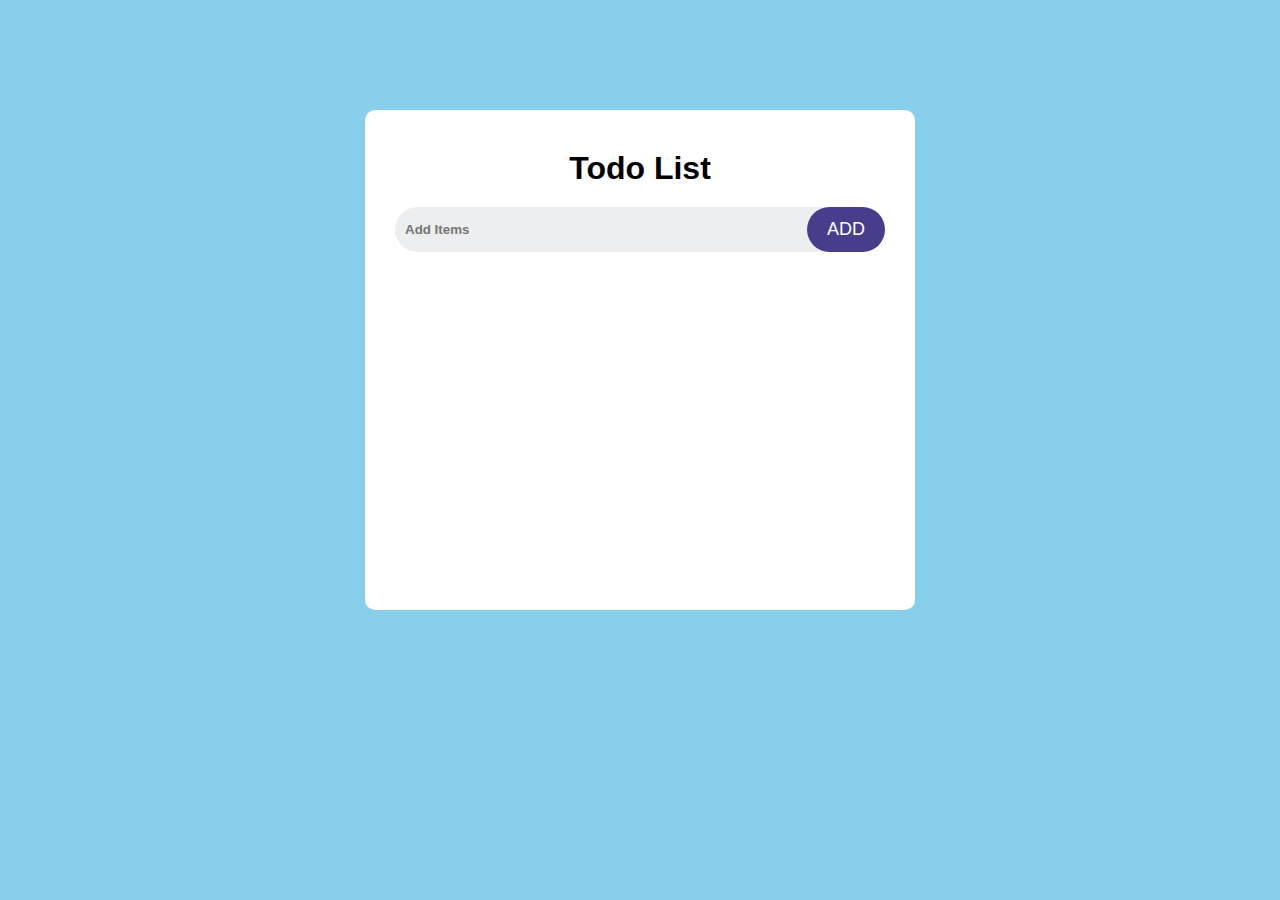
<file: Task4/index.html>
<!DOCTYPE html>
<html>
<head>
	<meta charset="utf-8">
	<meta name="viewport" content="width=device-width, initial-scale=1">
	<title>TODO LIST</title>
	<link rel="stylesheet" type="text/css" href="style.css">
	
</head>
<body>
	<div class="container">
		<div class="todo-app">
		<h1>Todo List</h1>
			<form class="rows" onsubmit="addTask()">
			<input type="text" id="input-box" placeholder="Add Items" >
			<button class="btn btn-primary" type="submit">ADD</button>
		</form>
		
		<ul id="lists"></ul>			
		</div>
		
	</div>
<script type="text/javascript" src="script.js"></script>
</body>
</html>
</file>
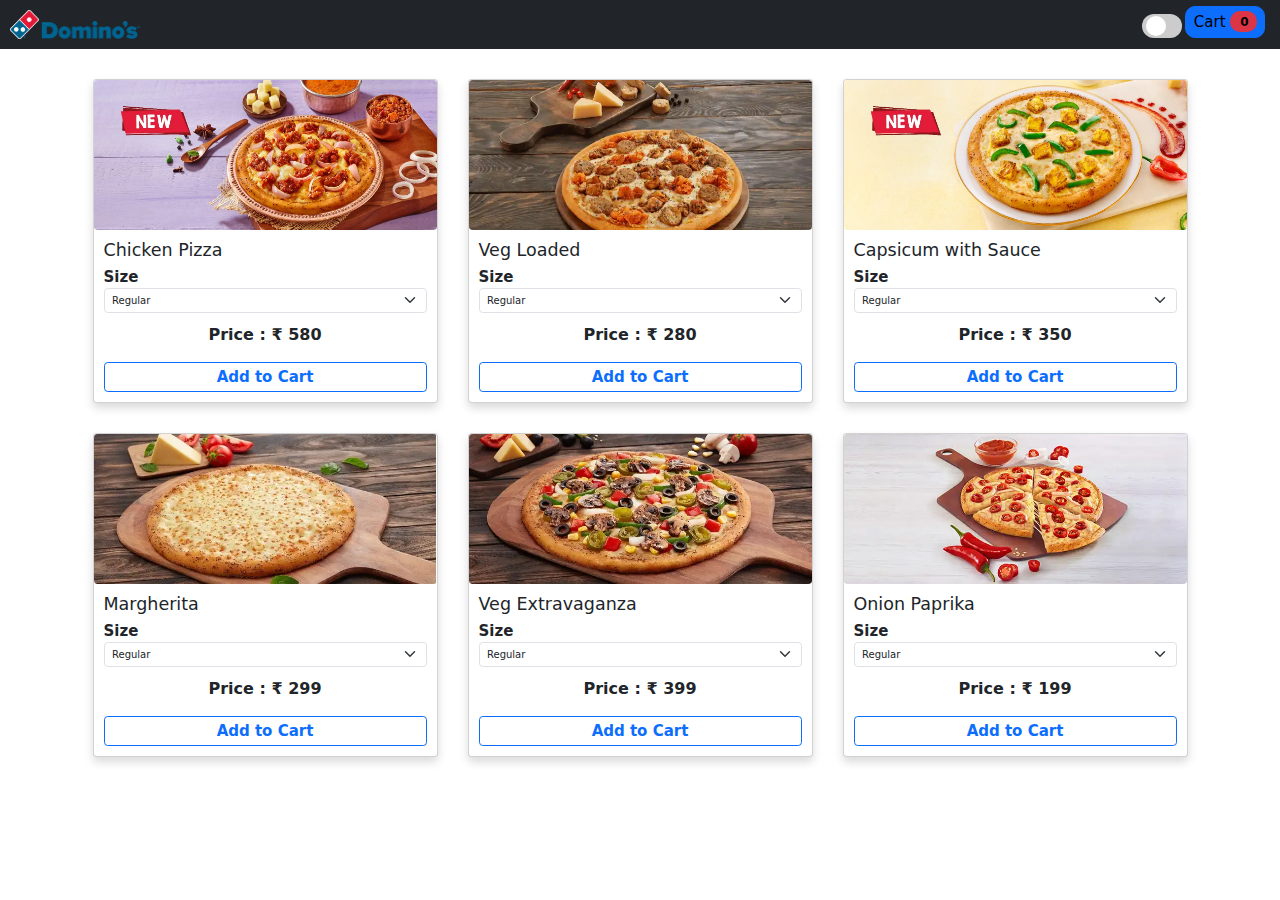
<file: Task5-cart feature/index.html>
<!DOCTYPE html>
<html lang="en" >

<head>
	<title>Shoping Cart</title>
	<meta charset="utf-8">
	<meta name="viewport" content="width=device-width, initial-scale=1">
	<link rel="stylesheet" href="https://cdnjs.cloudflare.com/ajax/libs/font-awesome/6.4.2/css/all.min.css"
		integrity="sha512-z3gLpd7yknf1YoNbCzqRKc4qyor8gaKU1qmn+CShxbuBusANI9QpRohGBreCFkKxLhei6S9CQXFEbbKuqLg0DA=="
		crossorigin="anonymous" referrerpolicy="no-referrer" />
	<link rel="stylesheet" href="https://maxcdn.bootstrapcdn.com/bootstrap/3.4.1/css/bootstrap.min.css">
	<link href="https://cdn.jsdelivr.net/npm/bootstrap@5.3.1/dist/css/bootstrap.min.css" rel="stylesheet">
	<script src="https://cdn.jsdelivr.net/npm/bootstrap@5.3.1/dist/js/bootstrap.bundle.min.js"></script>
	<link rel="stylesheet" href="style.css">
</head>

<body>

	<nav class="bg-dark d-flex justify-content-between align-items-center"
		style="top: 0px; position: sticky; width: 100%; background: black; z-index:1">
		<img style="padding: 10px;" width="150px" src="dominos.png" alt="Dominos">
		<div class="offcanvas offcanvas-end" id="demo">
			<div class="offcanvas-header">
				<h1 class="offcanvas-title">Card Items</h1>
				<button style="font-size: 2rem;" type="button" class="btn-close" data-bs-dismiss="offcanvas"></button>
			</div>


			<ul id="listCard" style="left: 5px;"></ul>
			
			<div id="checkout" class="w-100 d-flex align-items-center justify-content-between ">
				<button id="placeOrder" onclick="placeOrder()" type="button" class="btn btn-primary rounded-3">
					Place Order
				  </button>
 
  <div id="total"> 0</div>
			</div>
		</div>


		<div class="text-light" style="padding-right: 15px;">
			<label class="switch" id="isDark">
				<input id="myCheck" type="checkbox" onclick="myFunc()">
				<span class="slider round"></span>
			  </label>
			<button class="btn btn-primary rounded-4"style="color: black; font-size: 15px;" type="button" data-bs-toggle="offcanvas" data-bs-target="#demo">
				 Cart
				<span class="badge bg-danger rounded-4" style="color: black; font-size: 12px; padding-left: 10px;" id="quantity">0</span>
			</button>
			
		</div>
	</nav>

	<!-- ITEMs -->

	<div class="container  align-items-center pt-5" id="list">

	</div>


	<script src="script.js"></script>
</body>

</html>
</file>
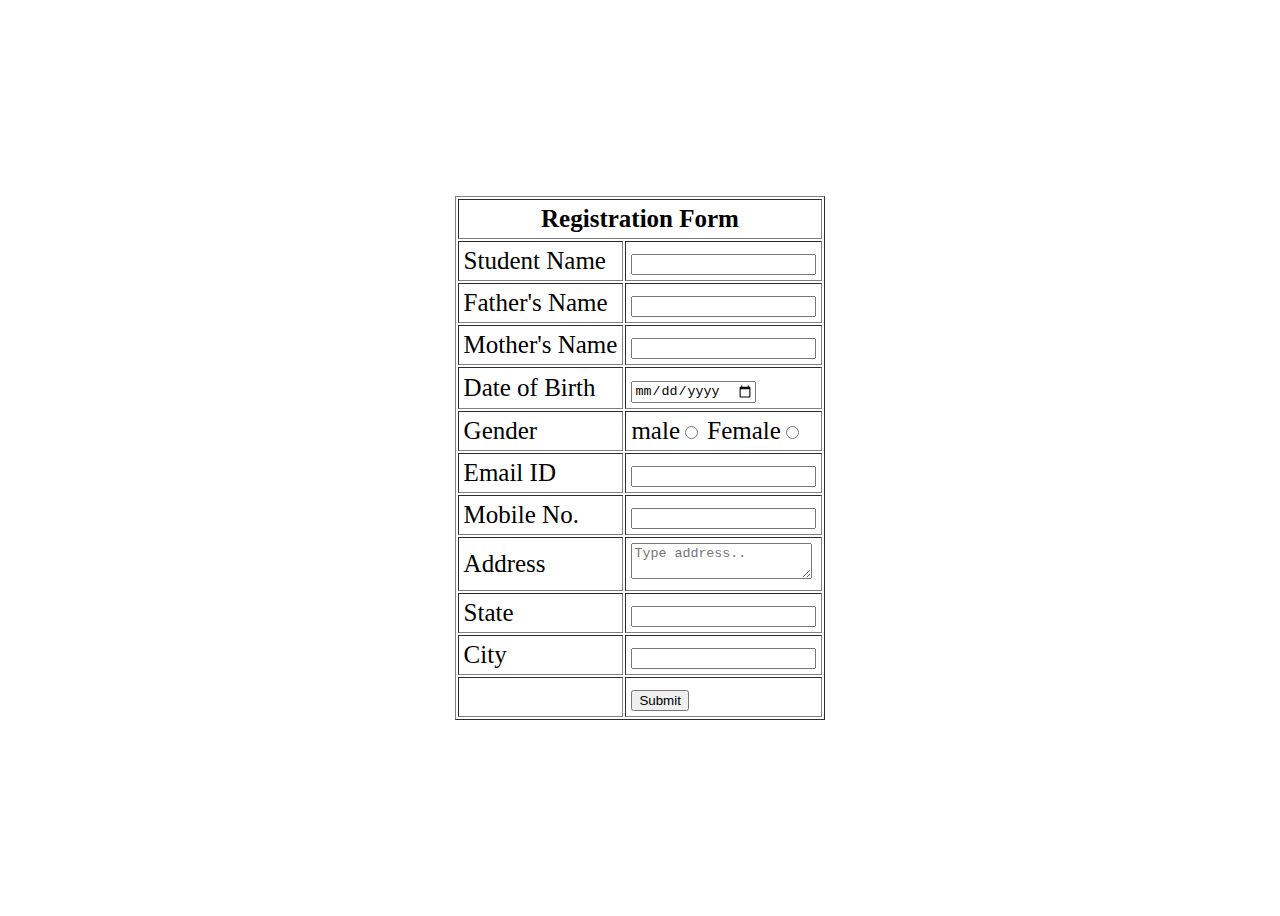
<file: Task1.html>
<!DOCTYPE html>
<html>
<head>
  <title>HTML Form</title>
</head>
<style type="text/css">
	table tr td, th{
		padding: 5px;
	}
	.container{
		width: 100%;
		align-items: center;
		justify-content: center;
		display: flex;
	  font-size: 25px;
	  height: 100vh;
	}

</style>
<body><div class="container">
	<form action="GET">
	<table border="1">
		<tr><th colspan="2">Registration Form</th></tr>
		<tr>
			<td>Student Name</td>
			<td><input type="text"></td>
		</tr>
		<tr>
			<td>Father's Name</td>
			<td><input type="text"></td>
		</tr>
		<tr>
			<td>Mother's Name</td>
			<td><input type="text"></td>
		</tr>
		<tr>
			<td>Date of Birth</td>
			<td><input type="Date"></td>
		</tr>
		<tr>
			<td>Gender</td>
			<td>male<input type="radio" name="gender">
				Female<input type="radio" name="gender">
			</td>
		</tr>
		<tr>
			<td>Email ID</td>
			<td><input type="text"></td>
		</tr>
		<tr>
			<td>Mobile No.</td>
			<td><input type="text"></td>
		</tr>
		<tr>
			<td>Address</td>
			<td><textarea placeholder="Type address.."></textarea></td>
		</tr>
		<tr>
			<td>State</td>
			<td><input type="text"></td>
		</tr>
		<tr>
			<td>City</td>
			<td><input type="text"></td>
		</tr>
		<tr>
			<td></td>
			<td><button type="submit">Submit</button></td>
		</tr>
	</table></form></div>
</body>

</html>
</file>
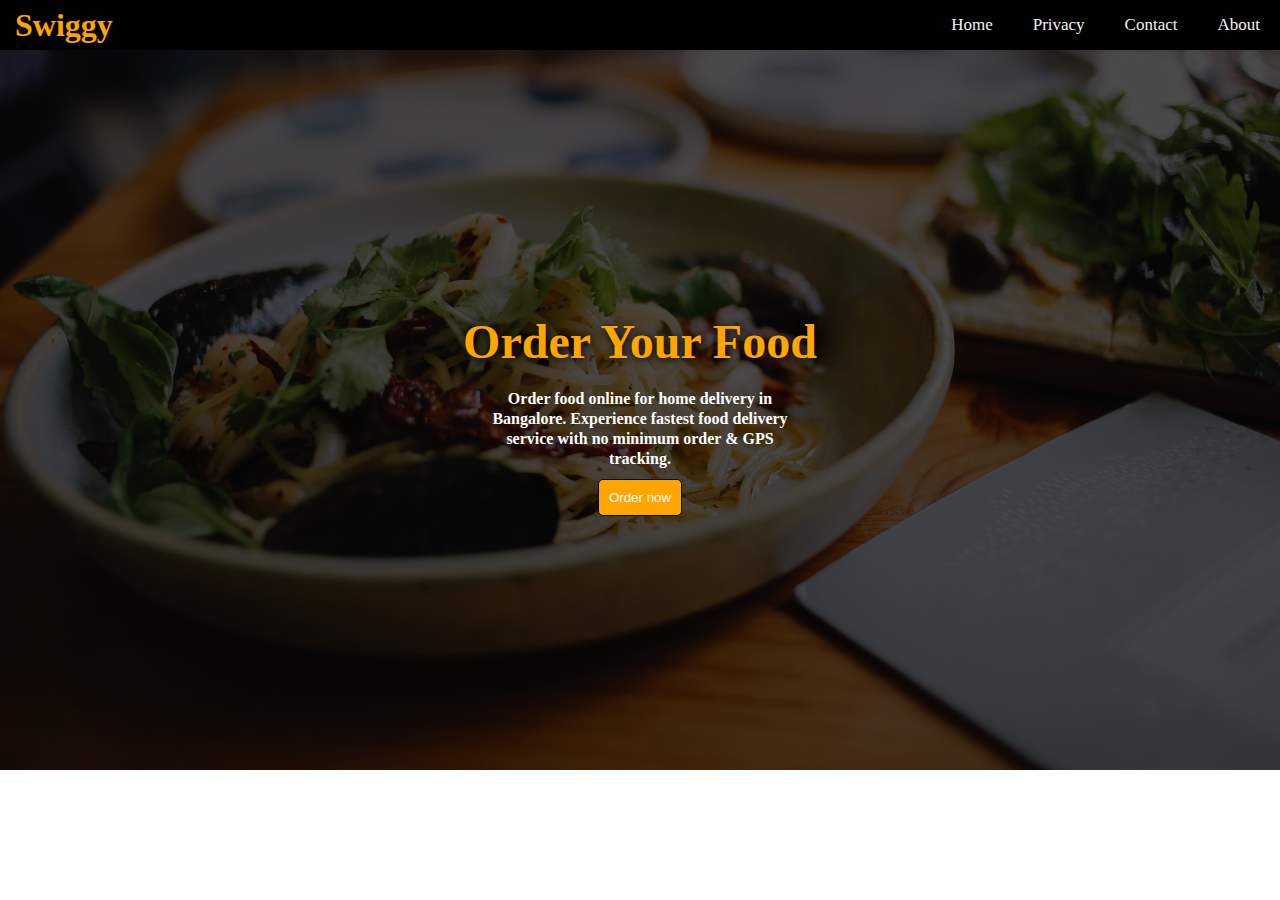
<file: Task2/Task2.html>
<!DOCTYPE html>
<html>
<head>
	<meta charset="utf-8">
	<meta name="viewport" content="width=device-width, initial-scale=1">
	<title></title>
</head>
<style type="text/css">
	*{
		padding: 0px;
		margin: 0px;
		box-sizing: border-box;
	}
	.nav{
		display: flex;
		background: black;
		flex-direction: row;
		width: 100%;	
		align-items:center ;
		justify-content: space-between;
	}
		.logo{
			color:orange ;
			padding-left: 15px;
		}
		li{
			padding: 5px;
			list-style-type: none;
			float: left;
		}
		li a{
			font-family: cursive;
			float: left;
			display: block;
			color: #f2f2f2;
			text-align: center;
			padding: 10px 15px;
			text-decoration: none;
			font-size: 17px;
		}
		li a:hover{
			color: black;
			 background-color: #ddd;
		}
		.links{
		}
		 .content {
		 	background: url(img.jpg);
  width: 100%;
  height: 80vh;
  background-position: center;
  background-size: cover;
  background-repeat: no-repeat;
  display: flex;
  justify-content: center;
  flex-direction: column;
   align-items: center;
   position: relative;
  
}
.content::before {
    content: "";
    position: absolute;
    top: 0px;
    right: 0px;
    bottom: 0px;
    left: 0px;
    background-color: rgba(0,0,0,0.70);
}

.content h1{
	color: orange;
	text-shadow: 1px 1px 9px black;
	font-size: 3rem;
	padding: 10px;	
	border-radius: 9px;
	   position: relative;

}

.content p{
	width: 350px;
	color: white;
	padding: 10px;
	font-weight: bold;
	line-height: 20px;
	text-align: center;
	   position: relative;

}
.content button{
	padding: 10px;
	color: white;
	background: orange;
	border: none;
	border: 1px solid black;
	   position: relative;

	border-radius: 5px;	
}

.content button:hover{
	color: black;
	background: red;
	cursor: pointer;
}
</style>
<body>
	<div class="nav">
		<div><h1 class="logo">Swiggy</h1></div>
		<div class="links">
			<ul>
				<li><a href="#">Home</a></li>
				<li><a href="#">Privacy</a></li>
				<li><a href="#">Contact</a></li>
				<li><a href="#">About</a></li>
			</ul>
		</div>
	</div>
		<div class="content">
			<h1>Order Your Food</h1>
		<p>Order food online for home delivery in Bangalore. Experience fastest food delivery service with no minimum order & GPS tracking.</p>
		<button>Order now</button>
		</div>

</body>
</html>
</file>
<file: Task4/style.css>
*{
margin: 0;
padding: 0;
font-family: 'poppins', sans-serif;
box-sizing: border-box;
}

.container{
	width: 100%;
	min-height: 100vh;
	background: skyblue;
	padding: 10px;
}

.todo-app{
	width: 100%;
	max-width: 550px;
	background: #fff;
	border-radius: 10px;
	margin: 100px auto 20px;
	padding: 40px 30px 70px;
	height: 500px
}

h1{
	text-align: center;
	margin-bottom: 20px;
}

.rows{
	display: flex;
	align-items: center;
	justify-content: space-between;
	background: #edeef0;
	border-radius: 25px;
	margin-bottom: 50px;

}

input{
	flex: 1;
	border: none;
	outline: none;
	background: transparent;
	padding: 10px;
	font-weight: bolder;
}

button{
	border: none;
	outline: none;
	padding: 12px 20px;
	background: darkslateblue;
	font-size: 18px;
	cursor: pointer;
	border-radius: 40px;
	color: white;
}

ul{
	height: 250px;
	overflow-y: scroll;
	display: flex;
	margin-top: 100px;
	align-items: center;
	flex-direction: column;
}
ul li{
	list-style: none;
	font-size: 16px;
	padding: 10px 8px 12px 50px;
	background: red;
	user-select: none;
	width: 80%;
	border-radius: 20px;
	margin-bottom: 15px;position: relative;
}
ul li::before{
	content: '  ';
	position: absolute;
	height: 20px;
	width: 20px;
	border-radius: 50%;
	background-image: url(images/unchecked.png);
	background-size: cover;
	background-position: center;
	top: 12px;
	left: 8px;
}
ul li.checked{
	background:green;
	text-decoration: line-through;	
}

ul li.checked::before{	background-image: url(images/checked.png);}


ul li span{
	position: absolute;
	right: 0;
	width: 40px;
	top: 0px;
	height: 40px;
	font-size: 40px;
	color: #555;
	line-height: 40px;
	text-align: center;
	border-radius: 5px;
}
ul li span:hover{
	cursor: pointer;
}
</file>
<file: Task5-cart feature/style.css>
#listCard{
    height: 90vh;
overflow-y: scroll;
padding:20px 10px 50px 20px;
margin-bottom: 10px;

}
#listCard li{
    padding: 10px;
    row-gap: 10px;
    margin-bottom: 20px;
    list-style: none;
    border-radius: 10px;
    font-family: Verdana, Geneva, Tahoma, sans-serif;
    font-weight: bold;
    font-size: 1.3rem;
    display: flex;
    flex-direction: column;
    align-items: stretch;
    justify-content: space-around;
    background-color: aqua;
    box-shadow:  5px 5px 10px #888888 ;

}
figure {
  display: block;
  margin: 0;
  padding: 0;
}
figcaption {
  font-family: Arial, sans-serif;
  font-size: 14px;
  font-weight: bold;
  color: rgb(1, 0, 0);
  margin-top: 5px;
  padding: 5px;
  text-align: center;
}

#listCard li div{
    display: flex;
    justify-content: space-around;
    align-items: center;
}
#listCard li img{
    width: 70px;
    height: 70px;
    background-position: center;
    border: 2px black solid;
    border-radius: 50%;
    box-shadow:  5px 5px 10px #888888;
}

#checkout{background-color: orangered;
padding: 15px;
bottom: 0px;
right:0px;
position: absolute;    width: 100%;
font-size: 20px;
font-weight: bold;}

#delete:hover{
    background-color: rgb(166, 205, 240);
}

.switch {
    position: relative;
    display: inline-block;
    width: 40px;
    height: 24px;
  }
  
  .switch input { 
    opacity: 0;
    width: 0;
    height: 0;
  }
  
  .slider {
    position: absolute;
    cursor: pointer;
    top: 0;
    left: 0;
    right: 0;
    bottom: 0;
    background-color: #ccc;
    -webkit-transition: .4s;
    transition: .4s;
  }
  
  .slider:before {
    position: absolute;
    content: "";
    height: 20px;
    width: 20px;
    left: 4px;
    bottom: 2px;
    background-color: white;
    -webkit-transition: .4s;
    transition: .4s;
  }
  
  input:checked + .slider {
    background-color: #2196F3;
  }
  
  input:focus + .slider {
    box-shadow: 0 0 1px #2196F3;
  }
  
  input:checked + .slider:before {
    -webkit-transform: translateX(15px);
    -ms-transform: translateX(15px);
    transform: translateX(15px);
  }
  
  /* Rounded sliders */
  .slider.round {
    border-radius: 34px;
  }
  
  .slider.round:before {
    border-radius: 50%;
  }

  #total::before{
    content: "Total \20B9 " " ";
  }

  #placeOrder{
    font-size: 16px;
  }
</file>
